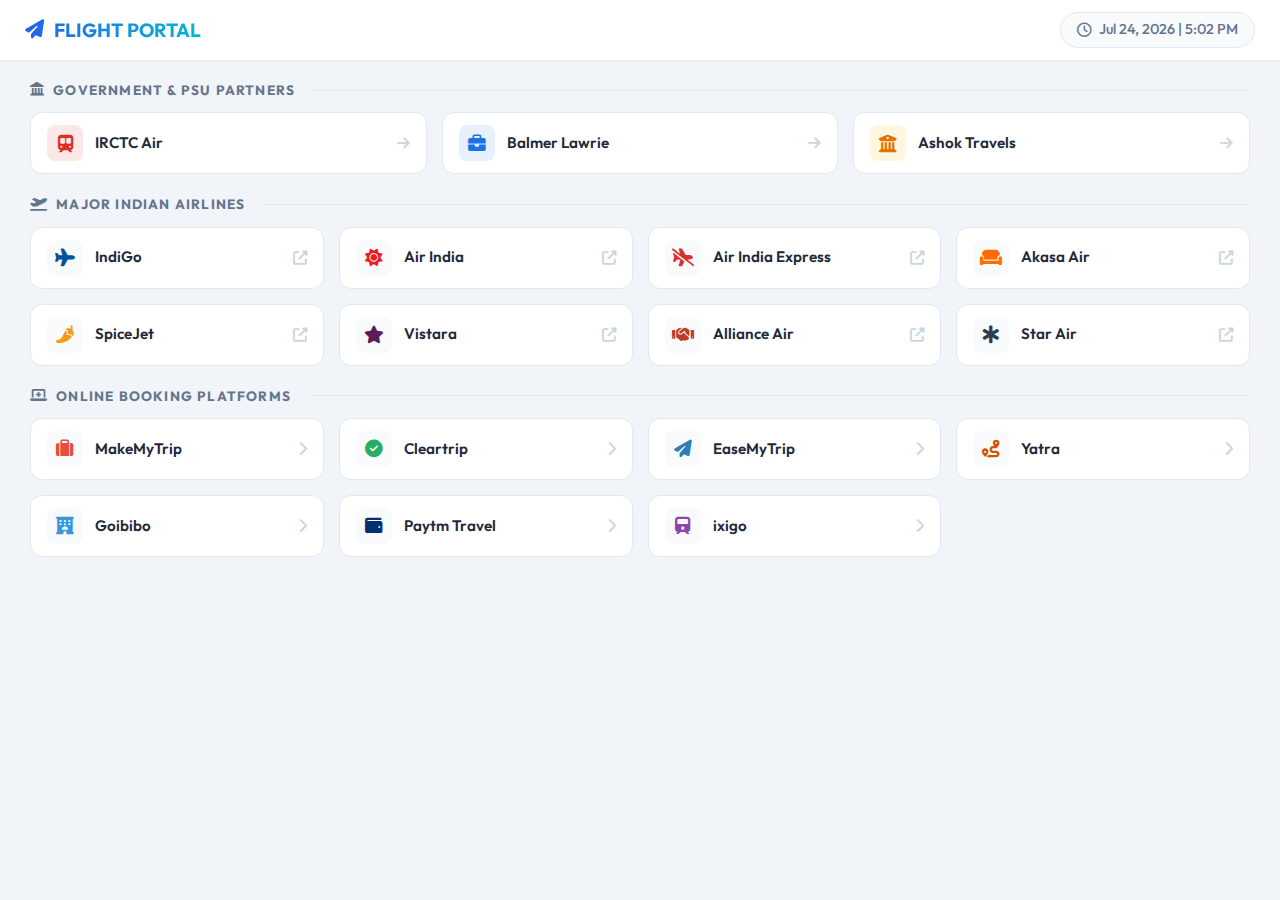
<file: air-tickets.html>
<!DOCTYPE html>
<html lang="en">
<head>
    <meta charset="UTF-8">
    <meta name="viewport" content="width=device-width, initial-scale=1.0">
    <title>Air Booking Dashboard</title>

    <link href="https://cdn.jsdelivr.net/npm/bootstrap@5.3.2/dist/css/bootstrap.min.css" rel="stylesheet">
    
    <link href="https://cdnjs.cloudflare.com/ajax/libs/font-awesome/6.4.0/css/all.min.css" rel="stylesheet">

    <link href="https://fonts.googleapis.com/css2?family=Outfit:wght@300;400;500;600;700&display=swap" rel="stylesheet">

    <style>
        :root {
            --primary: #2563eb;
            --bg-body: #f1f5f9;
            --card-bg: #ffffff;
            --text-dark: #1e293b;
            --text-light: #64748b;
        }

        body {
            font-family: 'Outfit', sans-serif;
            background: var(--bg-body);
            color: var(--text-dark);
            height: 100vh;
            display: flex;
            flex-direction: column;
            overflow: hidden; /* Lock scroll for dashboard feel */
        }

        /* --- Header --- */
        .top-bar {
            background: white;
            padding: 0 25px;
            height: 60px;
            display: flex;
            justify-content: space-between;
            align-items: center;
            box-shadow: 0 1px 3px rgba(0,0,0,0.05);
            z-index: 10;
        }

        .brand-logo {
            font-size: 1.2rem;
            font-weight: 700;
            background: linear-gradient(90deg, #2563eb, #06b6d4);
            -webkit-background-clip: text;
            -webkit-text-fill-color: transparent;
            display: flex;
            align-items: center;
            gap: 10px;
        }

        .live-clock {
            font-family: 'Outfit', monospace;
            font-weight: 500;
            background: #f8fafc;
            border: 1px solid #e2e8f0;
            padding: 6px 16px;
            border-radius: 20px;
            font-size: 0.9rem;
            color: var(--text-light);
            display: flex;
            align-items: center;
            gap: 8px;
        }

        /* --- Main Dashboard --- */
        .dashboard-wrapper {
            flex: 1;
            padding: 20px 30px;
            overflow-y: auto;
            display: flex;
            flex-direction: column;
            gap: 20px;
        }

        /* Section Styling */
        .section-header {
            font-size: 0.85rem;
            text-transform: uppercase;
            letter-spacing: 1.2px;
            color: var(--text-light);
            font-weight: 700;
            margin-bottom: 12px;
            display: flex;
            align-items: center;
            gap: 8px;
        }
        
        .section-header::after {
            content: '';
            flex: 1;
            height: 1px;
            background: #e2e8f0;
            margin-left: 10px;
        }

        /* --- Cards UI --- */
        .portal-card {
            background: white;
            border: 1px solid #e2e8f0;
            border-radius: 12px;
            padding: 12px 16px;
            display: flex;
            align-items: center;
            justify-content: space-between;
            text-decoration: none;
            transition: all 0.2s ease;
            position: relative;
            overflow: hidden;
            height: 100%;
        }

        .portal-card:hover {
            transform: translateY(-3px);
            box-shadow: 0 10px 15px -3px rgba(0, 0, 0, 0.05);
            border-color: var(--primary);
        }

        /* Left side of card */
        .card-info {
            display: flex;
            align-items: center;
            gap: 12px;
        }

        .icon-box {
            width: 36px;
            height: 36px;
            border-radius: 8px;
            display: flex;
            align-items: center;
            justify-content: center;
            font-size: 1.1rem;
            background: #f8fafc;
            transition: 0.2s;
        }

        .portal-card:hover .icon-box {
            background: var(--primary);
            color: white !important; /* Force white icon on hover */
        }

        .card-name {
            font-weight: 600;
            font-size: 0.95rem;
            color: var(--text-dark);
            white-space: nowrap;
        }

        /* Action Arrow */
        .action-arrow {
            color: #cbd5e1;
            font-size: 0.9rem;
            transition: 0.2s;
        }

        .portal-card:hover .action-arrow {
            color: var(--primary);
            transform: translateX(3px);
        }

        /* --- Grids --- */
        .grid-3 { display: grid; grid-template-columns: repeat(3, 1fr); gap: 15px; }
        .grid-4 { display: grid; grid-template-columns: repeat(4, 1fr); gap: 15px; }

        /* Responsive */
        @media (max-width: 992px) {
            .grid-4 { grid-template-columns: repeat(2, 1fr); }
        }
        @media (max-width: 768px) {
            .grid-3, .grid-4 { grid-template-columns: 1fr; }
            body { overflow: auto; height: auto; }
        }

        /* --- Brand Colors --- */
        /* Govt */
        .c-irctc { color: #d93025; background: #fce8e6; }
        .c-balmer { color: #1a73e8; background: #e8f0fe; }
        .c-ashok { color: #e37400; background: #fef7e0; }

        /* Airlines */
        .c-indigo { color: #00529b; }
        .c-airindia { color: #ed1b24; }
        .c-express { color: #d63031; }
        .c-akasa { color: #ff6b00; }
        .c-spice { color: #f39c12; }
        .c-vistara { color: #571e59; }
        .c-alliance { color: #c0392b; }
        .c-star { color: #2c3e50; }

        /* Platforms */
        .c-mmt { color: #e74c3c; }
        .c-clear { color: #27ae60; }
        .c-ease { color: #2980b9; }
        .c-yatra { color: #d35400; }
        .c-go { color: #3498db; }
        .c-paytm { color: #002e6e; }
        .c-ixigo { color: #8e44ad; }

    </style>
</head>

<body onload="startTime()">

    <header class="top-bar">
        <div class="brand-logo">
            <i class="fas fa-paper-plane"></i> FLIGHT PORTAL
        </div>
        <div class="live-clock">
            <i class="far fa-clock"></i> <span id="clock">--:--</span>
        </div>
    </header>

    <main class="dashboard-wrapper">

        <section>
            <div class="section-header">
                <i class="fas fa-landmark"></i> Government & PSU Partners
            </div>
            <div class="grid-3">
                <a href="https://www.air.irctc.co.in" target="_blank" class="portal-card">
                    <div class="card-info">
                        <div class="icon-box c-irctc"><i class="fas fa-train-subway"></i></div>
                        <span class="card-name">IRCTC Air</span>
                    </div>
                    <i class="fas fa-arrow-right action-arrow"></i>
                </a>

                <a href="https://www.balmerlawrie.com" target="_blank" class="portal-card">
                    <div class="card-info">
                        <div class="icon-box c-balmer"><i class="fas fa-briefcase"></i></div>
                        <span class="card-name">Balmer Lawrie</span>
                    </div>
                    <i class="fas fa-arrow-right action-arrow"></i>
                </a>

                <a href="https://www.attindia.com" target="_blank" class="portal-card">
                    <div class="card-info">
                        <div class="icon-box c-ashok"><i class="fas fa-building-columns"></i></div>
                        <span class="card-name">Ashok Travels</span>
                    </div>
                    <i class="fas fa-arrow-right action-arrow"></i>
                </a>
            </div>
        </section>

        <section>
            <div class="section-header">
                <i class="fas fa-plane-departure"></i> Major Indian Airlines
            </div>
            <div class="grid-4">
                <a href="https://www.goindigo.in" target="_blank" class="portal-card">
                    <div class="card-info">
                        <div class="icon-box c-indigo"><i class="fas fa-plane"></i></div>
                        <span class="card-name">IndiGo</span>
                    </div>
                    <i class="fas fa-external-link-alt action-arrow"></i>
                </a>

                <a href="https://www.airindia.com" target="_blank" class="portal-card">
                    <div class="card-info">
                        <div class="icon-box c-airindia"><i class="fas fa-sun"></i></div>
                        <span class="card-name">Air India</span>
                    </div>
                    <i class="fas fa-external-link-alt action-arrow"></i>
                </a>

                <a href="https://www.airindiaexpress.com" target="_blank" class="portal-card">
                    <div class="card-info">
                        <div class="icon-box c-express"><i class="fas fa-plane-slash"></i></div>
                        <span class="card-name">Air India Express</span>
                    </div>
                    <i class="fas fa-external-link-alt action-arrow"></i>
                </a>

                <a href="https://www.akasaair.com" target="_blank" class="portal-card">
                    <div class="card-info">
                        <div class="icon-box c-akasa"><i class="fas fa-couch"></i></div>
                        <span class="card-name">Akasa Air</span>
                    </div>
                    <i class="fas fa-external-link-alt action-arrow"></i>
                </a>

                <a href="https://www.spicejet.com" target="_blank" class="portal-card">
                    <div class="card-info">
                        <div class="icon-box c-spice"><i class="fas fa-pepper-hot"></i></div>
                        <span class="card-name">SpiceJet</span>
                    </div>
                    <i class="fas fa-external-link-alt action-arrow"></i>
                </a>

                <a href="https://www.airvistara.com" target="_blank" class="portal-card">
                    <div class="card-info">
                        <div class="icon-box c-vistara"><i class="fas fa-star"></i></div>
                        <span class="card-name">Vistara</span>
                    </div>
                    <i class="fas fa-external-link-alt action-arrow"></i>
                </a>

                <a href="https://www.allianceair.in" target="_blank" class="portal-card">
                    <div class="card-info">
                        <div class="icon-box c-alliance"><i class="fas fa-handshake"></i></div>
                        <span class="card-name">Alliance Air</span>
                    </div>
                    <i class="fas fa-external-link-alt action-arrow"></i>
                </a>

                <a href="https://www.starair.in" target="_blank" class="portal-card">
                    <div class="card-info">
                        <div class="icon-box c-star"><i class="fas fa-star-of-life"></i></div>
                        <span class="card-name">Star Air</span>
                    </div>
                    <i class="fas fa-external-link-alt action-arrow"></i>
                </a>
            </div>
        </section>

        <section>
            <div class="section-header">
                <i class="fas fa-laptop-medical"></i> Online Booking Platforms
            </div>
            <div class="grid-4">
                <a href="https://www.makemytrip.com/flights/" target="_blank" class="portal-card">
                    <div class="card-info">
                        <div class="icon-box c-mmt"><i class="fas fa-suitcase"></i></div>
                        <span class="card-name">MakeMyTrip</span>
                    </div>
                    <i class="fas fa-chevron-right action-arrow"></i>
                </a>

                <a href="https://www.cleartrip.com/flights" target="_blank" class="portal-card">
                    <div class="card-info">
                        <div class="icon-box c-clear"><i class="fas fa-check-circle"></i></div>
                        <span class="card-name">Cleartrip</span>
                    </div>
                    <i class="fas fa-chevron-right action-arrow"></i>
                </a>

                <a href="https://www.easemytrip.com/flights.html" target="_blank" class="portal-card">
                    <div class="card-info">
                        <div class="icon-box c-ease"><i class="fas fa-paper-plane"></i></div>
                        <span class="card-name">EaseMyTrip</span>
                    </div>
                    <i class="fas fa-chevron-right action-arrow"></i>
                </a>

                <a href="https://www.yatra.com/flights" target="_blank" class="portal-card">
                    <div class="card-info">
                        <div class="icon-box c-yatra"><i class="fas fa-route"></i></div>
                        <span class="card-name">Yatra</span>
                    </div>
                    <i class="fas fa-chevron-right action-arrow"></i>
                </a>

                <a href="https://www.goibibo.com/flights/" target="_blank" class="portal-card">
                    <div class="card-info">
                        <div class="icon-box c-go"><i class="fas fa-hotel"></i></div>
                        <span class="card-name">Goibibo</span>
                    </div>
                    <i class="fas fa-chevron-right action-arrow"></i>
                </a>

                <a href="https://travel.paytm.com/flights/" target="_blank" class="portal-card">
                    <div class="card-info">
                        <div class="icon-box c-paytm"><i class="fas fa-wallet"></i></div>
                        <span class="card-name">Paytm Travel</span>
                    </div>
                    <i class="fas fa-chevron-right action-arrow"></i>
                </a>

                <a href="https://www.ixigo.com/flights" target="_blank" class="portal-card">
                    <div class="card-info">
                        <div class="icon-box c-ixigo"><i class="fas fa-train"></i></div>
                        <span class="card-name">ixigo</span>
                    </div>
                    <i class="fas fa-chevron-right action-arrow"></i>
                </a>
            </div>
        </section>

    </main>

    <script>
        function startTime() {
            const today = new Date();
            let h = today.getHours();
            let m = today.getMinutes();
            let ampm = h >= 12 ? 'PM' : 'AM';
            h = h % 12;
            h = h ? h : 12;
            m = m < 10 ? '0' + m : m;
            
            const options = { month: 'short', day: 'numeric', year: 'numeric' };
            const dateStr = today.toLocaleDateString('en-US', options);

            document.getElementById('clock').innerHTML = `${dateStr} | ${h}:${m} ${ampm}`;
            setTimeout(startTime, 1000);
        }
    </script>
</body>
</html>
</file>
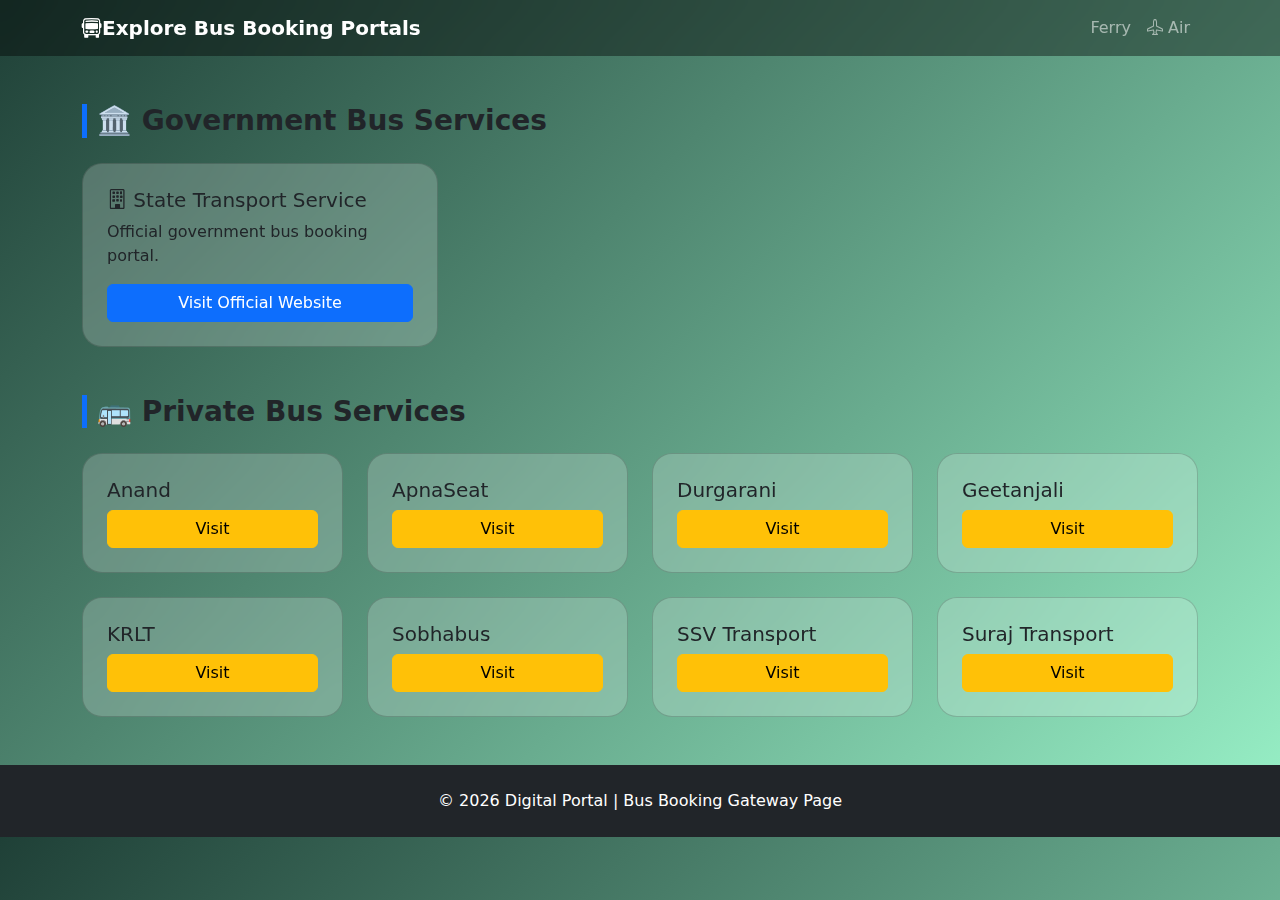
<file: bus-tickets.html>
<!DOCTYPE html>
<html lang="en">
<head>
<meta charset="UTF-8">
<meta name="viewport" content="width=device-width, initial-scale=1">
<title>Bus Booking Portal</title>

<!-- Bootstrap CSS CDN -->
<link href="https://cdn.jsdelivr.net/npm/bootstrap@5.3.2/dist/css/bootstrap.min.css" rel="stylesheet">

<!-- Bootstrap Icons -->
<link rel="stylesheet" href="https://cdn.jsdelivr.net/npm/bootstrap-icons@1.11.1/font/bootstrap-icons.css">

<style>
body{
    background: linear-gradient(135deg,#1f4037,#99f2c8);
}

.glass-card{
    background: rgba(255,255,255,0.2);
    backdrop-filter: blur(12px);
    border-radius: 20px;
    transition: 0.3s;
}

.glass-card:hover{
    transform: translateY(-8px);
    box-shadow: 0 10px 25px rgba(0,0,0,0.3);
}

.section-title{
    border-left: 5px solid #0d6efd;
    padding-left: 10px;
    margin-bottom: 25px;
    font-weight: 600;
}

.navbar{
    backdrop-filter: blur(10px);
    background: rgba(0,0,0,0.4) !important;
}
</style>

</head>
<body>

<!-- NAVBAR -->
<nav class="navbar navbar-expand-lg navbar-dark">
  <div class="container">
    <a class="navbar-brand fw-bold" href="#">
      <i class="bi bi-bus-front"></i>Explore Bus Booking Portals
    </a>

    <button class="navbar-toggler" type="button" data-bs-toggle="collapse" data-bs-target="#navMenu">
      <span class="navbar-toggler-icon"></span>
    </button>

    <div class="collapse navbar-collapse justify-content-end" id="navMenu">
      <ul class="navbar-nav">
        <li class="nav-item">
          <a class="nav-link" href="ferry-tickets.html">
            <i class="bi bi-ship"></i> Ferry
          </a>
        </li>
        <li class="nav-item">
          <a class="nav-link" href="air-tickets.html">
            <i class="bi bi-airplane"></i> Air
          </a>
        </li>
      </ul>
    </div>
  </div>
</nav>

<div class="container my-5">

    <!-- GOVERNMENT SERVICES -->
    <h3 class="section-title">🏛 Government Bus Services</h3>

    <div class="row g-4">
        <div class="col-md-6 col-lg-4">
            <div class="card glass-card p-4 text-dark">
                <h5><i class="bi bi-building"></i> State Transport Service</h5>
                <p>Official government bus booking portal.</p>
                <a href="https://ants.andamannicobar.gov.in/" 
                   target="_blank" 
                   class="btn btn-primary w-100">
                   Visit Official Website
                </a>
            </div>
        </div>
    </div>

    <!-- PRIVATE SERVICES -->
    <h3 class="section-title mt-5">🚌 Private Bus Services</h3>

    <div class="row g-4">

        <div class="col-md-6 col-lg-3">
            <div class="card glass-card p-4 text-dark">
                <h5>Anand</h5>                
                <a href="https://www.anandtransports.com/" target="_blank"
                   class="btn btn-warning w-100">
                   Visit
                </a>
            </div>
        </div>

        <div class="col-md-6 col-lg-3">
            <div class="card glass-card p-4 text-dark">
                <h5>ApnaSeat</h5>                
                <a href="https://apnaseat.in/" target="_blank"
                   class="btn btn-warning w-100">
                   Visit
                </a>
            </div>
        </div>

        <div class="col-md-6 col-lg-3">
            <div class="card glass-card p-4 text-dark">
                <h5>Durgarani</h5>                
                <a href="https://www.durgarani.com/" target="_blank"
                   class="btn btn-warning w-100">
                   Visit
                </a>
            </div>
        </div>
        <div class="col-md-6 col-lg-3">
            <div class="card glass-card p-4 text-dark">
                <h5>Geetanjali</h5>                
                <a href="https://www.geetanjalitransport.com/" target="_blank"
                   class="btn btn-warning w-100">
                   Visit
                </a>
            </div>
        </div>

        <div class="col-md-6 col-lg-3">
            <div class="card glass-card p-4 text-dark">
                <h5>KRLT</h5>                
                <a href="https://www.krajalakshmitransport.in/index" target="_blank"
                   class="btn btn-warning w-100">
                   Visit
                </a>
            </div>
        </div>

        <div class="col-md-6 col-lg-3">
            <div class="card glass-card p-4 text-dark">
                <h5>Sobhabus</h5>                
                <a href="https://www.sobhabus.com/" target="_blank"
                   class="btn btn-warning w-100">
                   Visit
                </a>
            </div>
        </div>

        <div class="col-md-6 col-lg-3">
            <div class="card glass-card p-4 text-dark">
                <h5>SSV Transport</h5>                
                <a href="https://ssvtransportlines.com/" target="_blank"
                   class="btn btn-warning w-100">
                   Visit
                </a>
            </div>
        </div>

        <div class="col-md-6 col-lg-3">
            <div class="card glass-card p-4 text-dark">
                <h5>Suraj Transport</h5>                
                <a href="https://www.surajtransport.com/" target="_blank"
                   class="btn btn-warning w-100">
                   Visit
                </a>
            </div>
        </div>

    </div>

</div>

<!-- FOOTER -->
<footer class="text-center py-4 mt-5 bg-dark text-white">
    © 2026 Digital Portal | Bus Booking Gateway Page
</footer>

<!-- Bootstrap JS CDN -->
<script src="https://cdn.jsdelivr.net/npm/bootstrap@5.3.2/dist/js/bootstrap.bundle.min.js"></script>

</body>
</html>
</file>
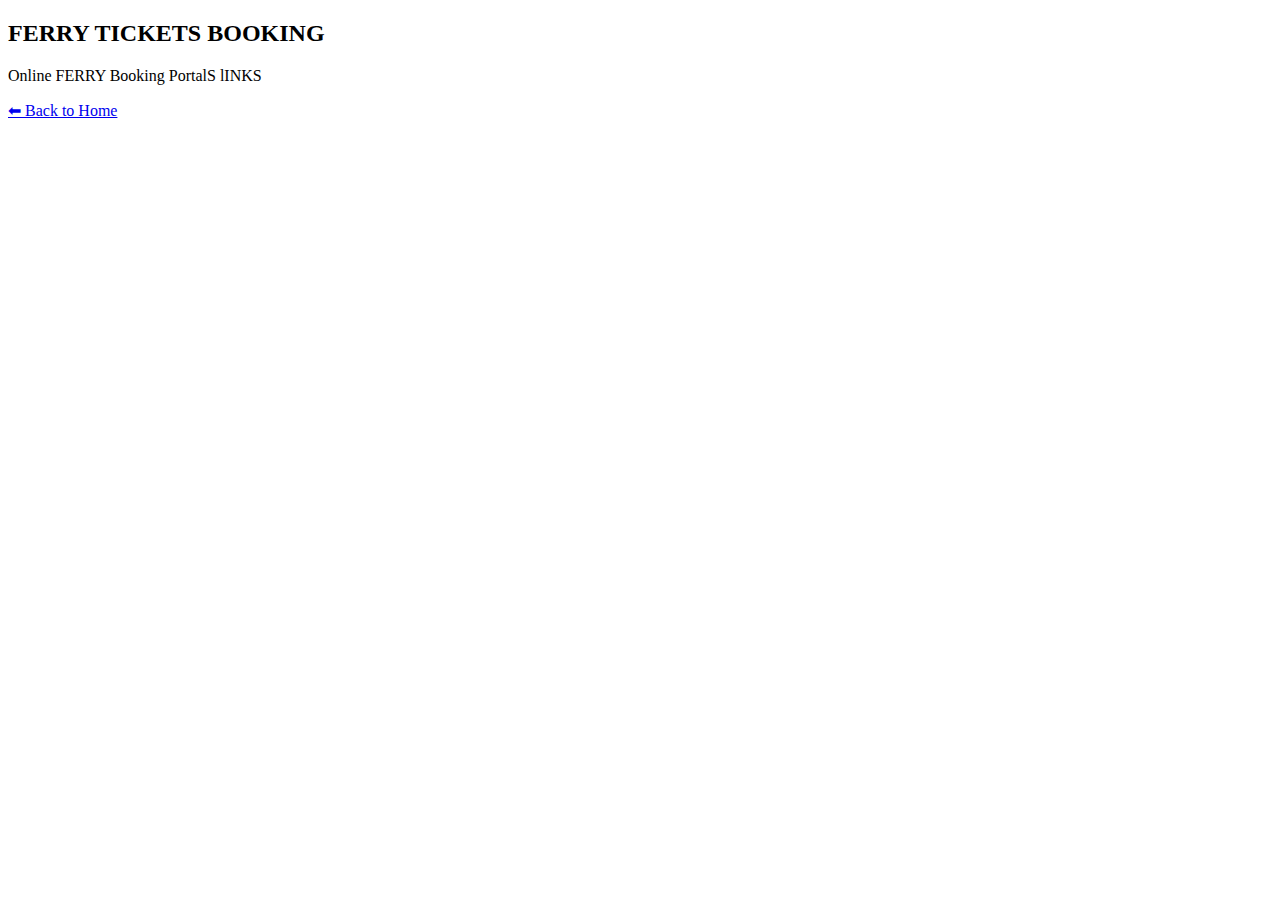
<file: ferry-tickets.html>
<!DOCTYPE html>
<html>
<head>
    <title>FERRY TICKETS BOOKING</title>
</head>
<body>
    <h2>FERRY TICKETS BOOKING</h2>
    <p>Online FERRY Booking PortalS lINKS</p>

    <a href="index.html">⬅ Back to Home</a>
</body>
</html>
</file>
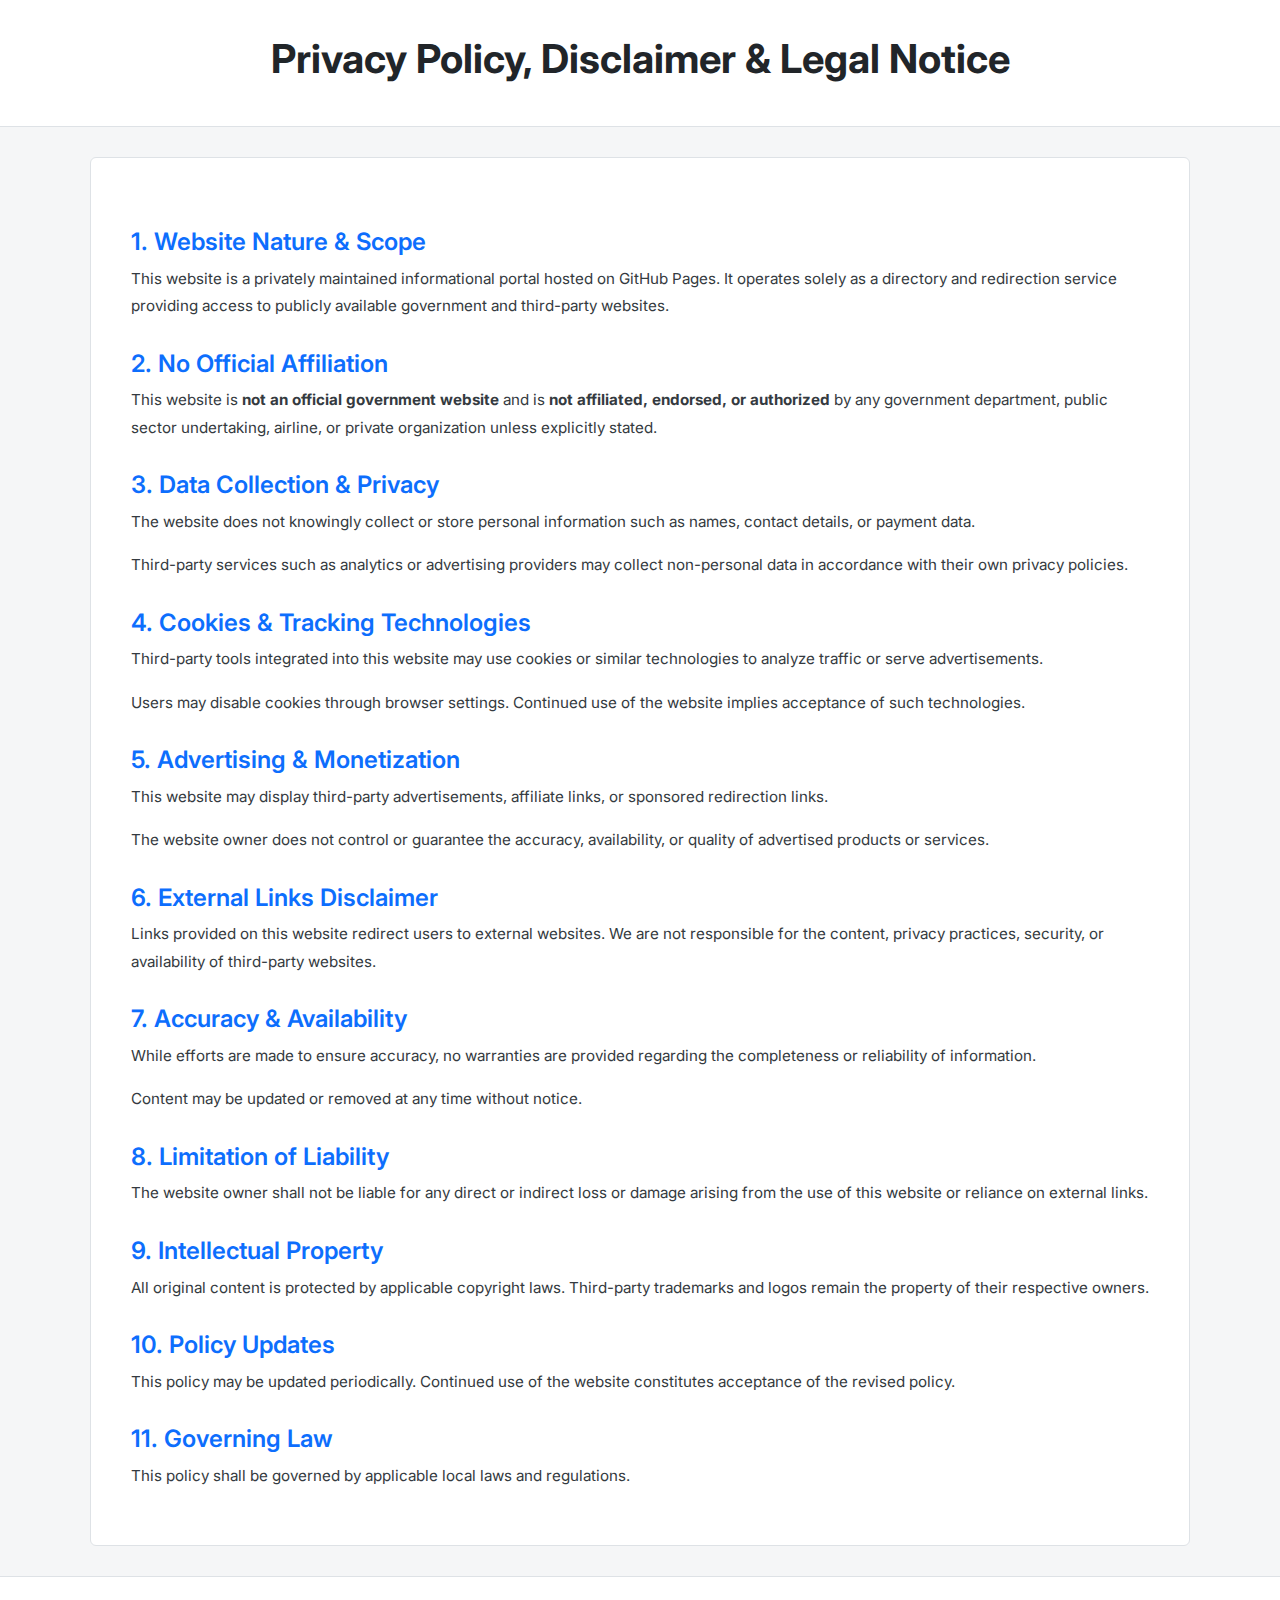
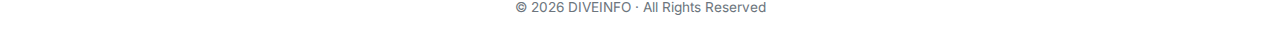
<file: policy.html>
<!DOCTYPE html>
<html lang="en">
<head>
<meta charset="UTF-8">
<meta name="viewport" content="width=device-width, initial-scale=1.0">
<title>Privacy Policy & Legal Disclaimer</title>

<!-- Bootstrap -->
<link href="https://cdn.jsdelivr.net/npm/bootstrap@5.3.2/dist/css/bootstrap.min.css" rel="stylesheet">

<!-- Font -->
<link href="https://fonts.googleapis.com/css2?family=Inter:wght@400;500;600;700&display=swap" rel="stylesheet">

<style>
    body{
        font-family:'Inter',sans-serif;
        background:#f5f6f7;
        color:#343a40;
    }
    .header{
        background:#ffffff;
        border-bottom:1px solid #dee2e6;
        padding:35px 20px;
        text-align:center;
    }
    .header h1{
        font-weight:700;
        color:#212529;
        margin-bottom:8px;
    }
    .header p{
        color:#6c757d;
        margin:0;
        font-size:0.95rem;
    }
    .container-policy{
        max-width:1100px;
        background:#ffffff;
        margin:30px auto;
        padding:40px;
        border:1px solid #dee2e6;
        border-radius:6px;
    }
    h4{
        margin-top:30px;
        font-weight:600;
        color:#0d6efd;
    }
    p,li{
        font-size:0.95rem;
        line-height:1.8;
        color:#343a40;
    }
    ul{
        padding-left:20px;
    }
    footer{
        text-align:center;
        padding:20px;
        font-size:0.85rem;
        color:#6c757d;
        border-top:1px solid #dee2e6;
        background:#ffffff;
    }
</style>
</head>

<body>

<div class="header">
    <h1>Privacy Policy, Disclaimer & Legal Notice</h1>    
</div>

<div class="container-policy">

<h4>1. Website Nature & Scope</h4>
<p>
This website is a privately maintained informational portal hosted on GitHub Pages.
It operates solely as a directory and redirection service providing access to publicly
available government and third-party websites.
</p>

<h4>2. No Official Affiliation</h4>
<p>
This website is <strong>not an official government website</strong> and is <strong>not affiliated,
endorsed, or authorized</strong> by any government department, public sector undertaking,
airline, or private organization unless explicitly stated.
</p>

<h4>3. Data Collection & Privacy</h4>
<p>
The website does not knowingly collect or store personal information such as names,
contact details, or payment data.
</p>
<p>
Third-party services such as analytics or advertising providers may collect non-personal
data in accordance with their own privacy policies.
</p>

<h4>4. Cookies & Tracking Technologies</h4>
<p>
Third-party tools integrated into this website may use cookies or similar technologies
to analyze traffic or serve advertisements.
</p>
<p>
Users may disable cookies through browser settings. Continued use of the website implies
acceptance of such technologies.
</p>

<h4>5. Advertising & Monetization</h4>
<p>
This website may display third-party advertisements, affiliate links, or sponsored
redirection links.
</p>
<p>
The website owner does not control or guarantee the accuracy, availability, or quality
of advertised products or services.
</p>

<h4>6. External Links Disclaimer</h4>
<p>
Links provided on this website redirect users to external websites.
We are not responsible for the content, privacy practices, security, or availability
of third-party websites.
</p>

<h4>7. Accuracy & Availability</h4>
<p>
While efforts are made to ensure accuracy, no warranties are provided regarding the
completeness or reliability of information.
</p>
<p>
Content may be updated or removed at any time without notice.
</p>

<h4>8. Limitation of Liability</h4>
<p>
The website owner shall not be liable for any direct or indirect loss or damage arising
from the use of this website or reliance on external links.
</p>

<h4>9. Intellectual Property</h4>
<p>
All original content is protected by applicable copyright laws.
Third-party trademarks and logos remain the property of their respective owners.
</p>

<h4>10. Policy Updates</h4>
<p>
This policy may be updated periodically. Continued use of the website constitutes
acceptance of the revised policy.
</p>

<h4>11. Governing Law</h4>
<p>
This policy shall be governed by applicable local laws and regulations.
</p>

</div>

<footer>
© <span id="year"></span> DIVEINFO · All Rights Reserved
</footer>

<script>
document.getElementById("year").textContent = new Date().getFullYear();
</script>

</body>
</html>
</file>
